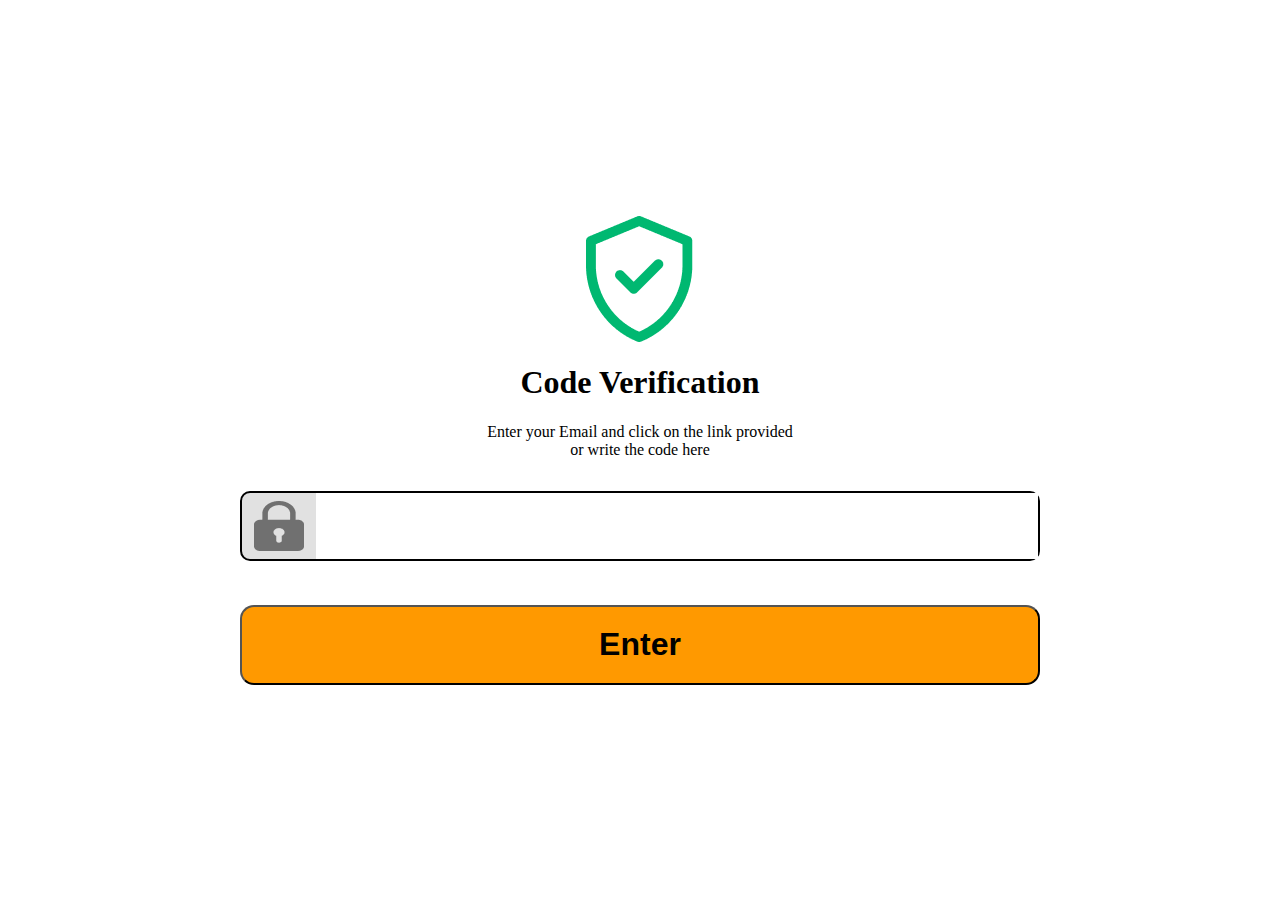
<file: codeverification.html>
<!DOCTYPE html>
<html lang="en">
  <head>
    <meta charset="UTF-8" />
    <meta name="viewport" content="width=device-width, initial-scale=1.0" />
    <link rel="stylesheet" href="./css/codeverification.css" />
    <title>code verification</title>
  </head>
  <body>
    <div class="wrapper">
      <header>
        <img src="./assets/images/code.png" alt="" />
        <h1>Code Verification</h1>
        <p>Enter your Email and click on the link provided</p>
        <p>or write the code here</p>
      </header>
      <form>
        <div class="inputcontainer">
          <img src="./assets/images/lock.png" alt="" />
          <input type="email" name="email" /><br />
        </div>
        <button>Enter</button>
      </form>
    </div>
    <script src="./js/code.js"></script>
  </body>
</html>
</file>
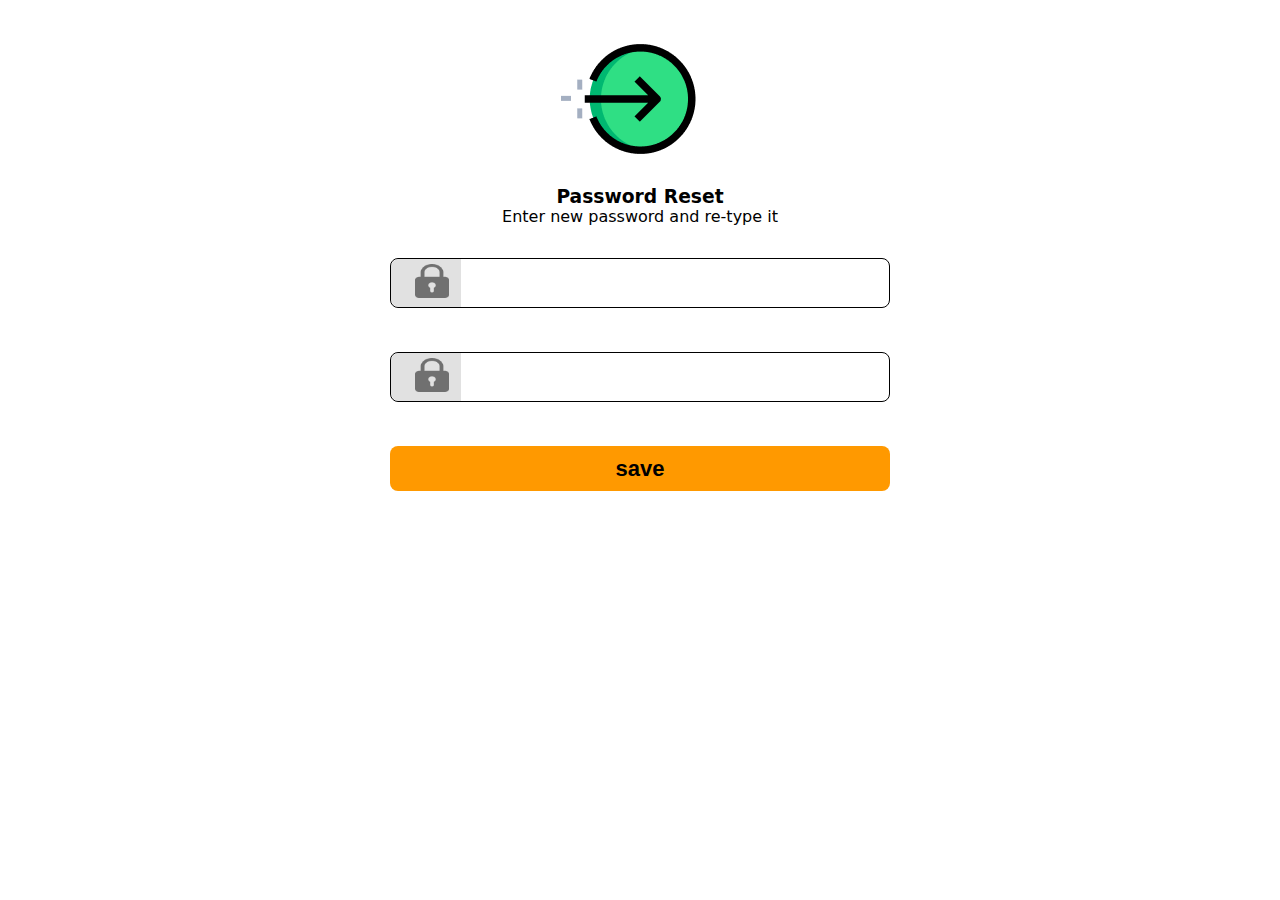
<file: resetpass.html>
<!DOCTYPE html>
<html lang="en">
  <head>
    <meta charset="UTF-8" />
    <meta name="viewport" content="width=device-width, initial-scale=1.0" />
    <title>Reset Password</title>
    <link rel="stylesheet" href="./css/resetpass.css" />
  </head>
  <body>
    <div class="overall">
      <div class="head">
        <img src="./assets/images/Group 144.png" alt="" />

        <h3>Password Reset</h3>

        <p>Enter new password and re-type it</p>
      </div>

      <div class="all_reset">
        <form>
          <div class="msg"></div>

          <div class="reset1">
            <div class="resetimage">
              <img src="./assets/images/resset.png" alt="" />
            </div>

            <input type="text" name="password1" />
          </div>

          <div class="reset2">
            <div class="resetimage2">
              <img src="./assets/images/resset.png" alt="" />
            </div>

            <input type="text" name="password2" />
          </div>

          <button type="submit"><b>save</b></button>
        </form>
      </div>
    </div>
    <script src="./js/resetpass.js"></script>
  </body>
</html>
</file>
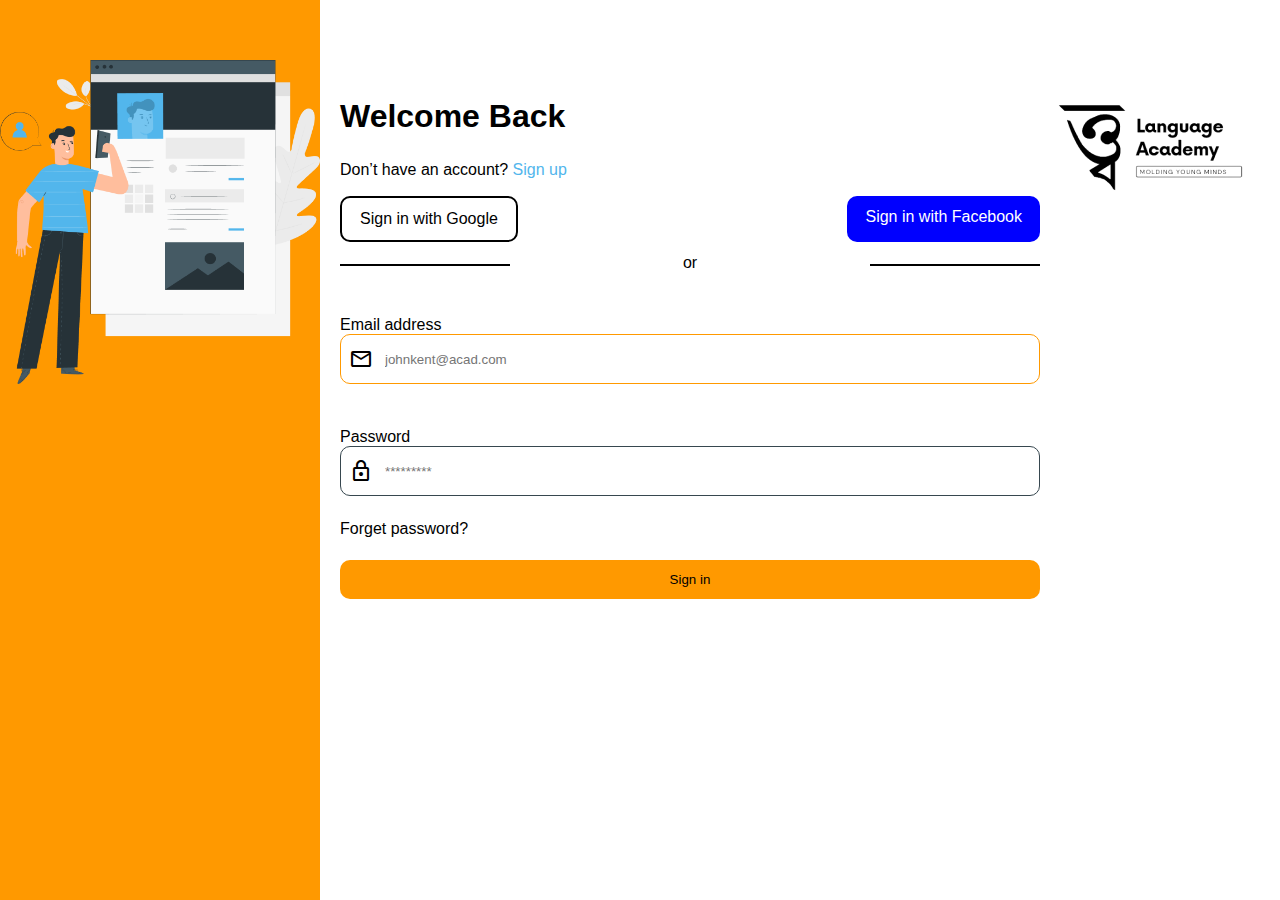
<file: signin.html>
<!DOCTYPE html>
<html lang="en">
  <head>
    <meta charset="UTF-8" />
    <meta name="viewport" content="width=device-width, initial-scale=1.0" />
    <title>Sign in</title>
    <link rel="stylesheet" href="./css/signin.css" />
    <link
      rel="stylesheet"
      href="https://fonts.googleapis.com/css2?family=Material+Symbols+Outlined:opsz,wght,FILL,GRAD@20..48,100..700,0..1,-50..200"
    />
    <link
      rel="stylesheet"
      href="https://fonts.googleapis.com/css2?family=Material+Symbols+Outlined:opsz,wght,FILL,GRAD@20..48,100..700,0..1,-50..200"
    />
  </head>
  <body>
    <div class="overallcontent">
      <div class="signin-image">
        <img src="./assets/images/Character.png" alt="" />
      </div>
      <div class="sign-in_main">
        <nav>
          <div class="right-nav">
            <h1>Welcome Back</h1>
            <p>Don’t have an account? <a href="#">Sign up</a></p>
          </div>
          <div class="left-nav">
            <img src="./assets/images/Lannford-removebg-preview 1.png" alt="" />
          </div>
        </nav>
        <main>
          <div class="signin">
            <a href="#">Sign in with Google</a>

            <a href="#">Sign in with Facebook</a>
          </div>
          <div class="border">
            <div class="line1"></div>
            <div class="or">or</div>
            <div class="line1"></div>
          </div>
          <form>
            <div class="first-input">
              <label>Email address</label><br />
              <div class="input">
                <span class="material-symbols-outlined"> mail </span>
                <input
                  type="email"
                  placeholder="johnkent@acad.com"
                  name="email"
                />
              </div>
            </div>
            <div class="second-input">
              <label>Password</label><br />
              <div class="input2">
                <span class="material-symbols-outlined"> lock </span>
                <input
                  type="password"
                  placeholder="*********"
                  name="password"
                />
              </div>
            </div>
            <div class="para">
              <p><a href="./resetpass.html">Forget password?</a></p>
              <div class="signinlink">
                <span><button>Sign in</button></span>
              </div>
            </div>
            <div class="bordermobile">
              <div class="line1"></div>
              <div class="or">or</div>
              <div class="line1"></div>
            </div>
            <div class="signin-bobile">
              <a href="#">Sign in with Google</a>

              <a href="#">Sign in with Facebook</a>
            </div>
          </form>
        </main>
      </div>
    </div>
    <script src="./js/app.js"></script>
  </body>
</html>
</file>
<file: css/codeverification.css>
* {
  padding: 0;
  margin: 0;
  box-sizing: border-box;
}
.wrapper {
  display: flex;

  flex-direction: column;
  justify-content: center;
  align-items: center;
  height: 100vh;
}
header {
  max-width: 100%;

  margin-bottom: 32px;
}
header img {
  margin: auto;

  display: flex;
  align-items: center;
  justify-content: center;
}
form {
  max-width: 100%;
}
header img {
  max-width: 100%;
  display: flex;
  align-items: center;

  justify-content: center;
}
header h1 {
  max-width: 100%;
  display: flex;
  align-items: center;
  margin-top: 22px;
  margin-bottom: 22px;
  justify-content: center;
}
header p {
  max-width: 100%;
  display: flex;
  align-items: center;

  justify-content: center;
}
.inputcontainer {
  display: flex;
  border: 2px solid #000000;
  border-radius: 10px;
  margin-bottom: 12px;
  background-color: #c4c4c480;
}
.inputcontainer img {
  padding: 8px 12px;
}
.inputcontainer input {
  padding: 8px 12px;
  cursor: pointer;
  border: none;
  outline: none;
  width: 100%;
}

button {
  font-size: 32px;
  font-weight: 900;
  cursor: pointer;
  background-color: #ff9900;
  height: 80px;
  border-radius: 14px;
  width: 800px;
  margin-top: 32px;
  max-width: 100%;
}
</file>
<file: css/signin.css>
* {
  padding: 0;
  margin: 0;
  box-sizing: border-box;
  font-family: 'Poppins', sans-serif;
}
.overallcontent {
  display: grid;

  grid-template-columns: 3fr 9fr;
}
.signin-image img {
  padding: 60px 0px;
  width: 100%;
}
.signin-image {
  width: 100%;
  height: 100vh;
  background-color: #ff9900;
}
.sign-in_main {
  padding-top: 80px;
  padding-left: 20px;
}
.right-nav {
  display: flex;
  flex-direction: column;
  justify-content: center;
  gap: 26px;
}
.right-nav a {
  text-decoration: none;
  color: #52b6ec;
}
.left-nav img {
  display: flex;
  justify-content: center;
}
nav {
  display: flex;
  justify-content: center;
  justify-content: space-between;
}
.signin a {
  text-decoration: none;
  padding: 12px 18px;
  border: 2px solid black;
  border-radius: 10px;
  color: #000;
}
.signin a:nth-child(2) {
  background-color: blue;
  color: #fff;
  border: none;
}
main {
  margin-bottom: 60px;
  width: 700px;
  max-width: 100%;
}
.signin {
  display: flex;
  justify-content: space-between;
}
.border {
  padding-top: 12px;
  display: flex;
  justify-content: space-between;
}
.line1 {
  height: 12px;
  border-bottom: solid 2px #000;
  display: flex;
  width: 170px;
  max-width: 100%;
}
.first-input {
  margin-top: 44px;
}
.input {
  display: flex;
  padding: 12px 8px;
  gap: 12px;
  border: 1px solid #ff9900;
  border-radius: 10px;
}
.input2 {
  display: flex;
  padding: 12px 8px;
  gap: 12px;
  border: 1px solid #37474f;
  border-radius: 10px;
}
.input input {
  border: none;
  max-width: 100%;
}
.input2 input {
  border: none;
  max-width: 100%;
}
.second-input {
  margin-top: 44px;
}
form p {
  padding-top: 24px;
  padding-bottom: 22px;
}
form p a {
  text-decoration: none;
  color: #000;
}
form .para span a {
  text-decoration: none;
  color: #000;
}
.signinlink {
  /* display: block; */
  background-color: #ff9900;
  /* align-items: center;
  justify-content: center; */
  padding: 12px 8px;
  border-radius: 10px;
  margin-bottom: 22px;
}
.signinlink span button {
  background-color: #ff9900;
  border: none;
  cursor: pointer;
}
.signinlink span {
  display: flex;
  cursor: pointer;
  align-items: center;
  justify-content: center;
}
.signin-bobile a {
  margin-top: 22px;
  text-decoration: none;
  padding: 12px 18px;

  border: 2px solid black;
  border-radius: 10px;
  color: #000;
}
.signin-bobile a:nth-child(2) {
  background-color: blue;
  color: #fff;
  border: none;
}
.signin-bobile {
  display: none;
  justify-content: space-between;
}
.bordermobile {
  padding-top: 12px;
  display: none;
  justify-content: space-between;
  margin-bottom: 42px;
}
.line1 {
  height: 12px;
  border-bottom: solid 2px #000;
  display: flex;
  width: 170px;
  max-width: 100%;
}
@media only screen and (max-width: 1024px) {
  .overallcontent {
    grid-template-columns: 1fr;
  }
  .signin-image {
    display: none;
  }
  .sign-in_main {
    padding: 0px 22px;
  }
  nav {
    width: 100%;
    justify-content: space-between;
  }
  main {
    width: 100%;
  }
  .signin {
    max-width: 100%;
  }
  .border {
    max-width: 100%;
  }
  form {
    max-width: 100%;
  }
  .signin {
    display: none;
  }
  .first-input {
    max-width: 100%;
  }
  .second-input {
    max-width: 100%;
  }
  .para {
    max-width: 100%;
  }
  .signin-bobile {
    display: flex;
  }
  .border {
    display: none;
  }
  .bordermobile {
    display: flex;
  }
}
</file>
<file: css/resetpass.css>
* {
  padding: 0;

  margin: 0;

  box-sizing: border-box;
}

body {
  font-family: 'Poppins', system-ui;
}

.overall {
  width: 100%;

  padding: 12px 32px;
}

.head {
  display: flex;

  flex-direction: column;

  justify-content: center;

  align-items: center;
}

form {
  margin: auto;
}

.all_reset {
  display: flex;

  justify-content: center;

  align-items: center;

  flex-direction: column;

  margin-top: 32px;
}

.reset1 {
  display: flex;

  align-items: center;

  width: 500px;

  height: 50px;

  border: 1px solid #000000;

  border-radius: 8px;

  margin-bottom: 44px;

  cursor: pointer;
}

.resetimage {
  background-color: #c4c4c480;

  border-top-left-radius: 8px;

  border-bottom-left-radius: 8px;
}

.resetimage img {
  width: 70px;

  padding-top: 5px;

  padding-bottom: 5px;

  padding-left: 24px;

  padding-right: 12px;
}

.reset1 input {
  width: 400px;

  height: 30px;

  border: none;

  outline: none;
}
.reset2 {
  display: flex;

  align-items: center;

  width: 500px;

  height: 50px;

  border: 1px solid #000000;

  border-radius: 8px;

  margin-bottom: 44px;

  cursor: pointer;
}

.resetimage2 {
  background-color: #c4c4c480;

  border-top-left-radius: 8px;

  border-bottom-left-radius: 8px;
}

.resetimage2 img {
  width: 70px;

  padding-top: 5px;

  padding-bottom: 5px;

  padding-left: 24px;

  padding-right: 12px;
}

.reset2 input {
  width: 400px;

  height: 30px;

  border: none;

  outline: none;
}

form button {
  width: 500px;

  height: 45px;

  border: none;

  border-radius: 8px;

  background-color: #ff9900;

  font-size: 22px;
}

@media only screen and (max-width: 522px) {
}
</file>
